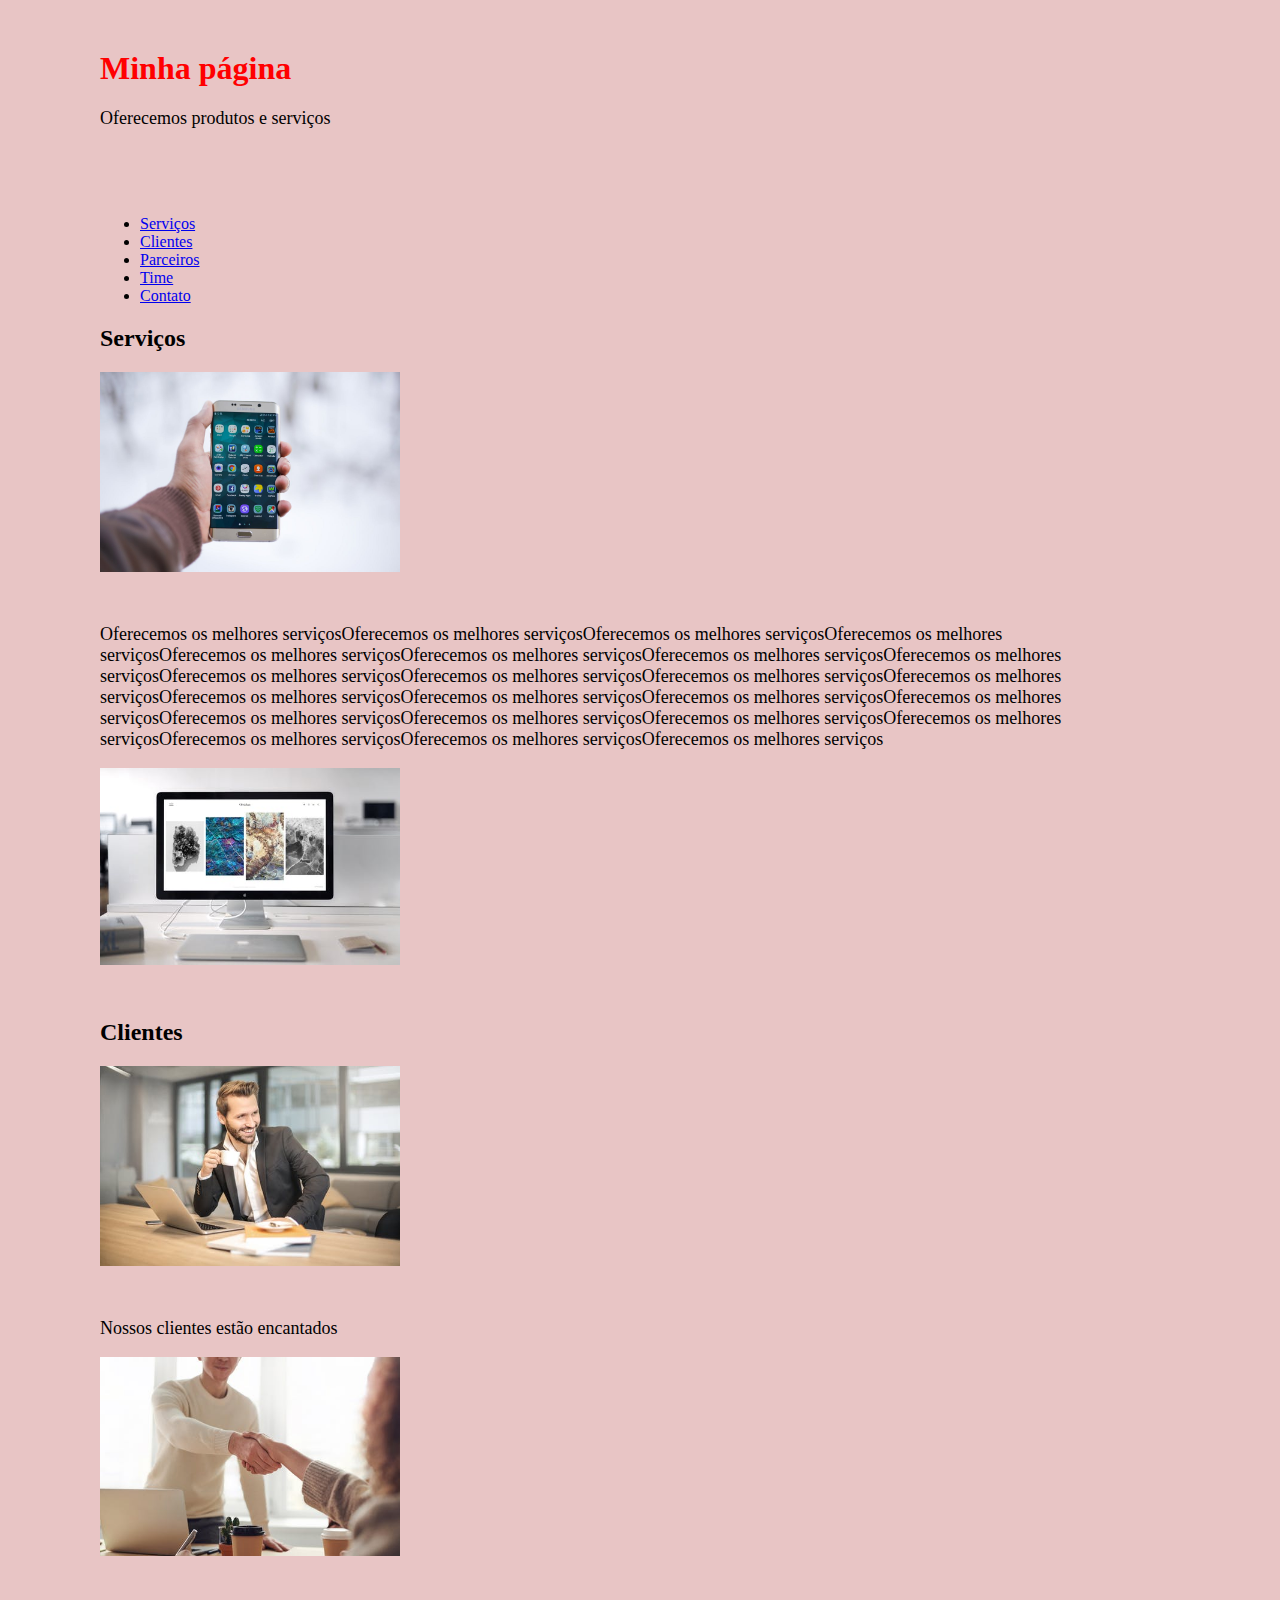
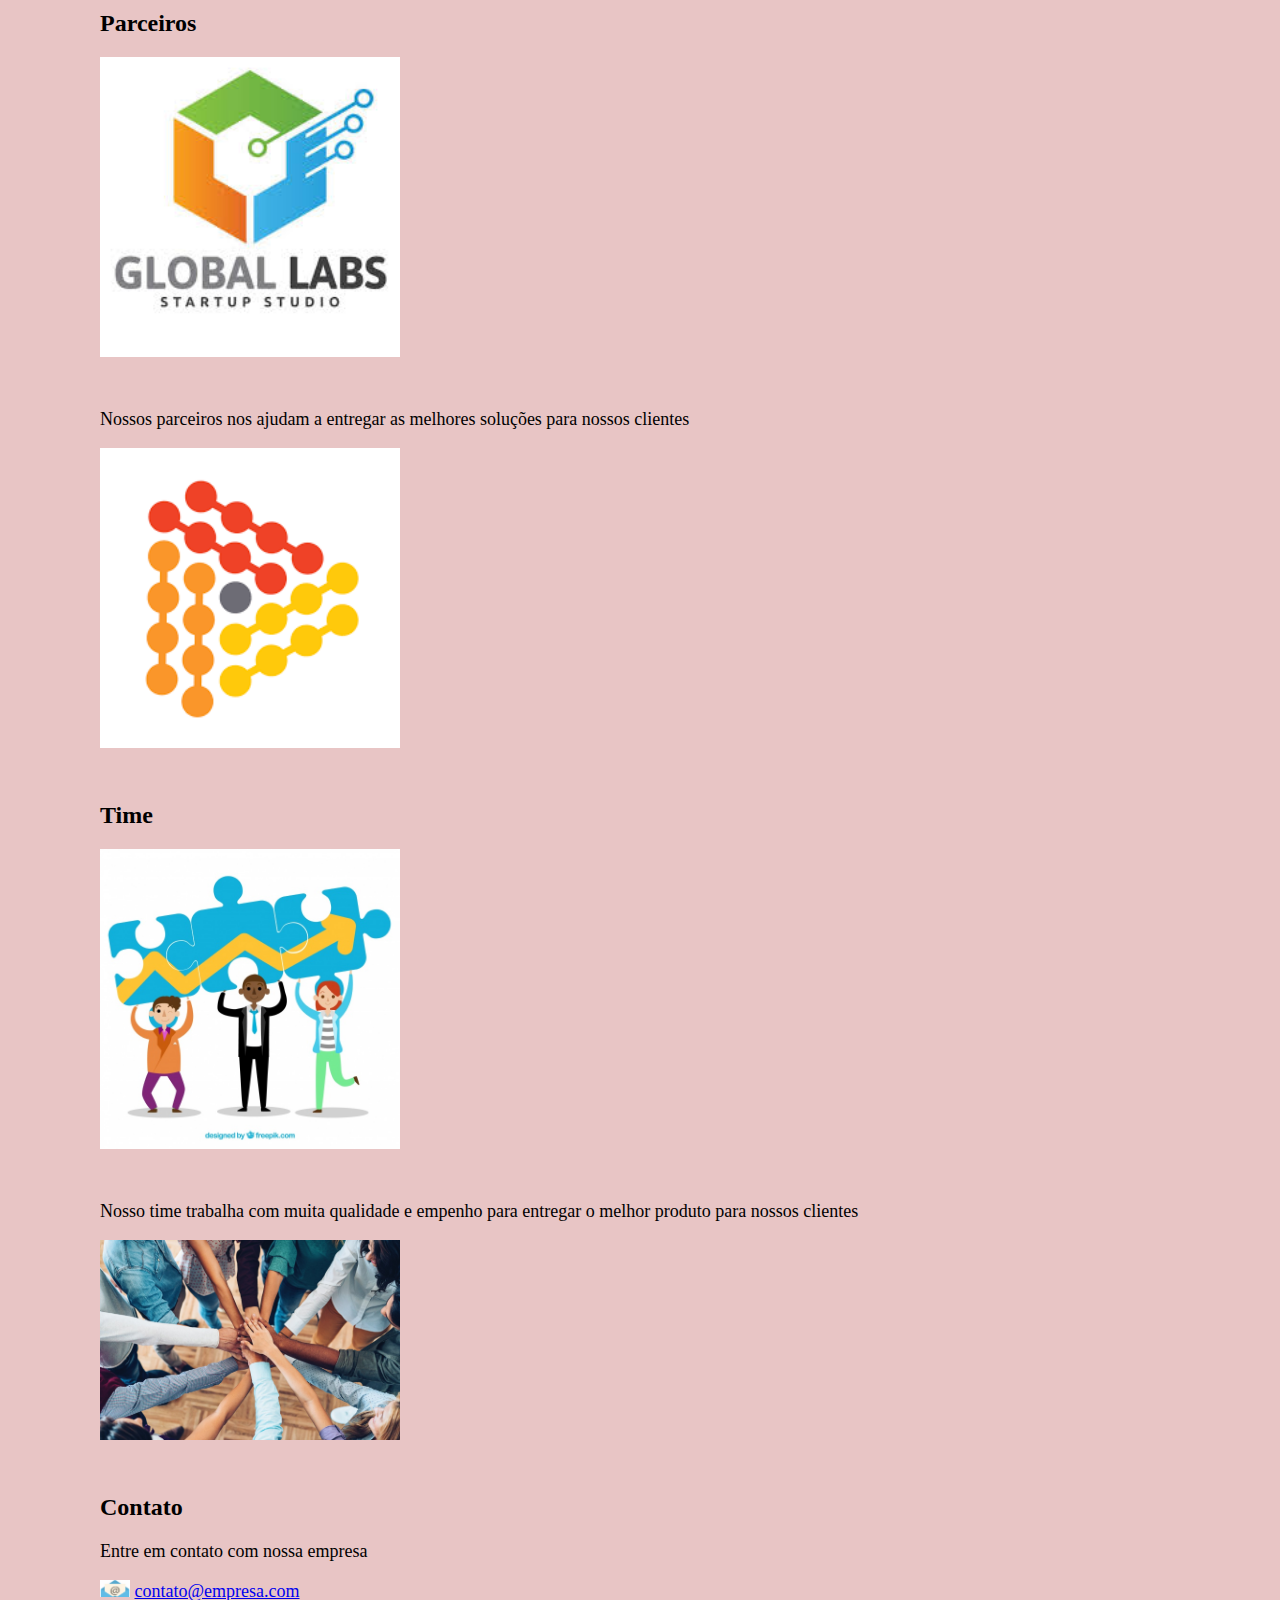
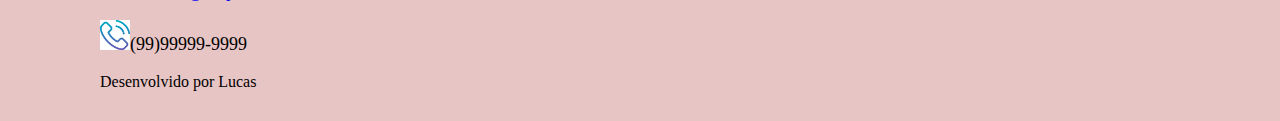
<file: index.html>
<!DOCTYPE html>
<html lang="pt-br">
<head>
    <meta charset="UTF-8"><title>Minha página</title>
    <link rel="stylesheet" href="css/style.css">
</head>
<body>
    <header>
        <h1>Minha página</h1>
        <p>Oferecemos produtos e serviços</p><br>
    </header>

    <nav>
        <ul>
            <li><a href="#servicos">Serviços</a></li>
            <li><a href="#clientes">Clientes</a></li>
            <li><a href="#parceiros">Parceiros</a></li>
            <li><a href="#time">Time</a></li>
            <li><a href="#contato">Contato</a></li>
        </ul>
    </nav>
    <section id="servicos">
        <h2>Serviços</h2>
        <img src="img\app.jpeg" alt="Posso ajudar ?" class="img_padrao">
        <p>Oferecemos os melhores serviçosOferecemos os melhores serviçosOferecemos os melhores serviçosOferecemos os melhores serviçosOferecemos os melhores serviçosOferecemos os melhores serviçosOferecemos os melhores serviçosOferecemos os melhores serviçosOferecemos os melhores serviçosOferecemos os melhores serviçosOferecemos os melhores serviçosOferecemos os melhores serviçosOferecemos os melhores serviçosOferecemos os melhores serviçosOferecemos os melhores serviçosOferecemos os melhores serviçosOferecemos os melhores serviçosOferecemos os melhores serviçosOferecemos os melhores serviçosOferecemos os melhores serviçosOferecemos os melhores serviçosOferecemos os melhores serviçosOferecemos os melhores serviços</p>
        <img src="img/site.jpeg" alt="" class="img_padrao">
    </section>
    <section id="clientes">
        <h2>Clientes</h2>
        <img src="img/cliente1.jpeg" class="img_padrao">
        <p>Nossos clientes estão encantados</p>
        <img src="img/cliente2.jpeg" class="img_padrao">
    </section>
    <section id=parceiros>
        <h2>Parceiros</h2>
        <a href="https://beerorcoffee.com/coworking/space/global-labs--araraquara" target="_blank">
        <img src="img/parceiro1.jpeg" class="img_padrao" alt=""></a>
        <p>Nossos parceiros nos ajudam a entregar as melhores soluções para nossos clientes</p>
        <a href='https://web.digitalinnovation.one/home' target="_blank">
            <img src="img/parceiro2.jpeg" class="img_padrao" alt=""></a>
    </section>
    <section id=time>
        <h2>Time</h2>
        <img src="img/time1.jpeg" class="img_padrao" alt="">
        <p>Nosso time trabalha com muita qualidade e empenho para entregar o melhor produto para nossos clientes</p>
        <img src="img/time2.jpeg" class="img_padrao" alt="">
    </section>
    <section id=contato>
        <h2>Contato</h2>
        <p>Entre em contato com nossa empresa</p>
        <p>
            <img src="img/contato1.jpeg" class="logo" alt="">
            <a href="mailto:contato@empresa.com">contato@empresa.com</a>
        </p>
        <p><img src="img/contato2.jpeg" class="logo" alt="">(99)99999-9999</p>

    </section>

    <footer>Desenvolvido por Lucas</footer>
</body>
</html>
</file>
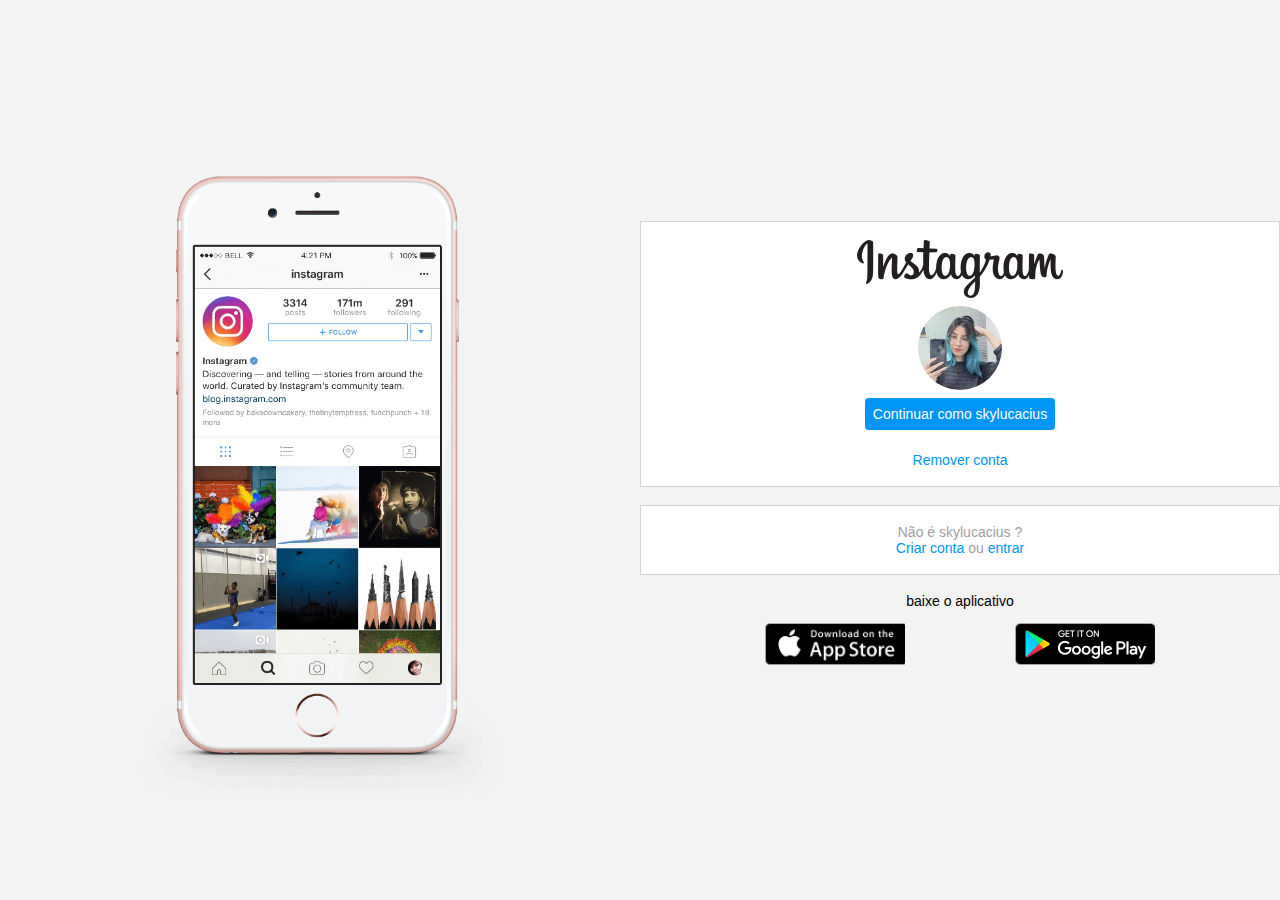
<file: cursos avançados da DIO/clone da página de login do instagram/index.html>
<!DOCTYPE html>
<html lang="pt-br">
<head>
    <meta charset="UTF-8">
    <title>Página do Instagram</title>
    <link rel="stylesheet" href="style.css">
</head>
<body>
    <div class="instagram-wrapper">
        <div class="instagram-phone">
            <img src="img/instagram-celular.png" alt="celular">
        </div>
        <div class="instagram-continue">
            <div class="group">
                <img src="img/instagram-logo.png" alt="">
                <div class="profile-photo">
                    <img src="img/perfil-instagram.jpg" class="instagram-logo" alt="foto de perfil">
                </div>
                <a href="#" class="instagram-login">Continuar como skylucacius</a>
                <a href="#" class="instagram-logout">Remover conta</a>
            </div>

            <div class="group">
                <p class="not-account">Não é skylucacius ?</p>
                <p class="not-account">
                    <span class="link-blue">Criar conta</span> ou <span class="link-blue">entrar</span>
                </p>
            </div>

            <div class="get-the-app">
                <p class="get-app">	baixe o aplicativo</p>
                <div class="download">
                    <a href="#" class="app-download"></a>
                    <a href="#" class="app-download"></a>
                </div>
            </div>
        </div>
    </div>
</body>
</html>
</file>
<file: css/style.css>
body {
    background:  #E8C5C5;
    color: black;
    margin-left: 100px;
    margin-right: 200px;
}
header {
    margin-top: 50px;
    margin-bottom: 50px;
}
h1 {
    color: red;
    font-family: fantasy;
}
h2 {
    font-family: fantasy;
}
p {
    font-size: 18px;
}
footer {
    margin-bottom: 30px;
}
.img_padrao {
    margin-bottom: 30px;
    width: 300px;
}
.logo {
    width: 30px;
}
</file>
<file: cursos avançados da DIO/clone da página de login do instagram/style.css>
* {
    margin: 0;
    padding: 0;
    box-sizing: border-box;
    text-decoration: none;
    font-size: 14px;
    font-family: sans-serif;
}

body {
    width: 100%;
    min-height: 100vh;
    background-color: rgb(243, 243, 243);
    display: flex;
    justify-content: center;
}

.instagram-wrapper {
    display: flex; 
    justify-content: center;
    align-items: center;
    width: 100%;
}

.instagram-phone {
    display: flex;
    width: 50%;
    justify-content: center;
    align-items: center;
}

.instagram-phone img {
    height: 50rem;
}

.instagram-continue {
    display: flex;
    flex-direction: column;
    justify-content: space-around;
    align-items: center;
    min-height: 34rem;
    width: 50%;
}

.group {
    display: flex;
    flex-direction: column;
    justify-content: space-between;
    align-items: center;
    border: 1px solid lightgray;
    background: #ffffff;
    padding: 1.3rem 0;
    width: 100%;
}

.group:nth-child(1) {
    min-height: 19rem;
}

.instagram-logo {
    height: 3rem;
}

.profile-photo {
    display: flex;
    align-items: center;
    justify-content: center;
    border-radius: 50%;
    overflow: hidden;
}

.profile-photo img {
    height: 6rem;
}

.instagram-login {
    background-color: #0095f6;
    color: #ffffff;
    padding: 8px;
    border-radius: 4px;
}

.instagram-logout {
    color: #0095f6;
    padding-top: 1rem;
}

.not-account {
    color: rgb(160, 160, 160);
}

.link-blue {
    color:#0095f6
}

.get-the-app {
    display: flex;
    flex-direction: column;
    align-items: center;
    justify-content: center;
    width: 100%;
    padding: 1,3rem, 0;
}

.download {
    display: flex;
    width: 100%;
    justify-content: space-evenly;
    align-items: center;
    padding: 1rem;
}

.app-download {
    width: 10rem;
    height: 3rem;
    background-size: cover;
}

.app-download:nth-child(1) {
    background-image: url('img/apple-button.png');
}

.app-download:nth-child(2) {
    background-image: url('img/googleplay-button.png');
}

@media(max-width: 1024px) {
    .instagram-wrapper {
        width: 90%;
    }
}

@media (max-width: 650px) {
    body {
        background-color: #ffffff;
    }
    
    .instagram-wrapper {
        width: 90%;
    }

    .instagram-phone {
        display: none
    }

    .instagram-continue {
        width: 100%;
    }

    .group {
        border: 1px solid transparent;
    }
}
</file>
